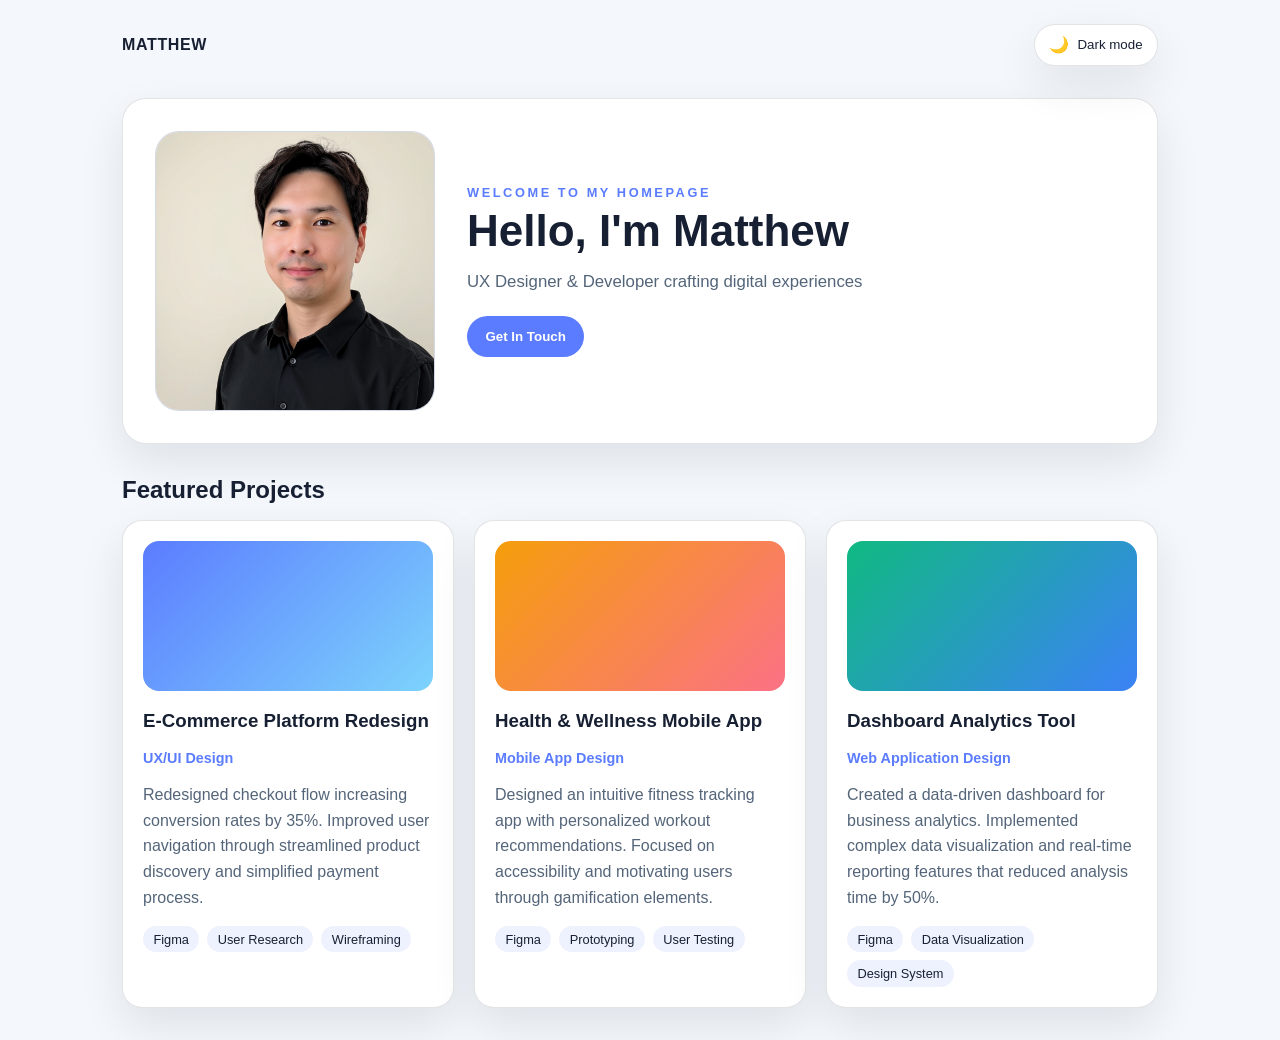
<file: index.html>
<!DOCTYPE html>
<html lang="en">
<head>
  <meta charset="UTF-8" />
  <meta name="viewport" content="width=device-width, initial-scale=1.0" />
  <title>My Homepage</title>
  <link rel="stylesheet" href="styles.css" />
</head>
<body>
  <header class="topbar">
    <a class="brand" href="index.html" aria-label="Home">Matthew</a>
    <button id="theme-toggle" class="theme-toggle" type="button" aria-label="Toggle dark mode" aria-pressed="false">
      <span class="theme-toggle__icon" aria-hidden="true">🌙</span>
      <span class="theme-toggle__label">Dark mode</span>
    </button>
  </header>

  <main class="container">
    <section class="hero">
      <img class="profile-photo" src="062-WVq9rEaHPx0.jpeg" alt="Photo of me" />
      <div class="hero-copy">
        <p class="eyebrow">Welcome to my homepage</p>
        <h1>Hello, I'm Matthew</h1>
        <p class="intro">UX Designer & Developer crafting digital experiences</p>
        <button type="button" class="contact-btn" onclick="window.location.href='about.html';">Get In Touch</button>
      </div>
    </section>

    <section class="projects">
      <h2>Featured Projects</h2>
      <div class="projects-grid">
        <div class="project-card">
          <div class="project-image project-1"></div>
          <h3>E-Commerce Platform Redesign</h3>
          <p class="project-type">UX/UI Design</p>
          <p class="project-description">Redesigned checkout flow increasing conversion rates by 35%. Improved user navigation through streamlined product discovery and simplified payment process.</p>
          <div class="project-tags">
            <span class="tag">Figma</span>
            <span class="tag">User Research</span>
            <span class="tag">Wireframing</span>
          </div>
        </div>

        <div class="project-card">
          <div class="project-image project-2"></div>
          <h3>Health & Wellness Mobile App</h3>
          <p class="project-type">Mobile App Design</p>
          <p class="project-description">Designed an intuitive fitness tracking app with personalized workout recommendations. Focused on accessibility and motivating users through gamification elements.</p>
          <div class="project-tags">
            <span class="tag">Figma</span>
            <span class="tag">Prototyping</span>
            <span class="tag">User Testing</span>
          </div>
        </div>

        <div class="project-card">
          <div class="project-image project-3"></div>
          <h3>Dashboard Analytics Tool</h3>
          <p class="project-type">Web Application Design</p>
          <p class="project-description">Created a data-driven dashboard for business analytics. Implemented complex data visualization and real-time reporting features that reduced analysis time by 50%.</p>
          <div class="project-tags">
            <span class="tag">Figma</span>
            <span class="tag">Data Visualization</span>
            <span class="tag">Design System</span>
          </div>
        </div>
      </div>
    </section>
  </main>

  <script src="app.js"></script>
</body>
</html>
</file>
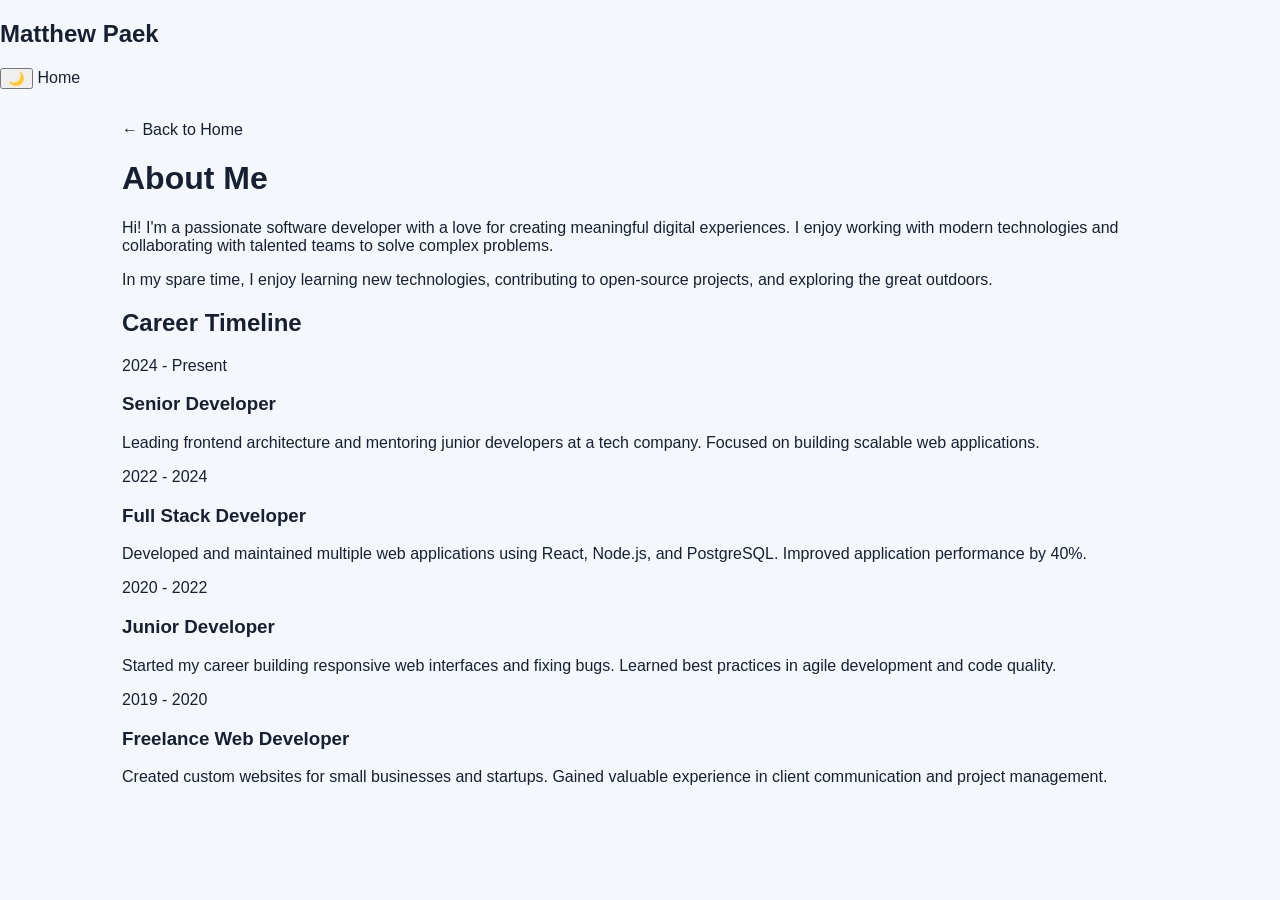
<file: about.html>
<!DOCTYPE html>
<html lang="en">
<head>
  <meta charset="UTF-8" />
  <meta name="viewport" content="width=device-width, initial-scale=1.0" />
  <title>About Me</title>
  <link rel="stylesheet" href="styles.css" />
</head>
<body>
  <nav class="navbar">
    <div class="nav-container">
      <h2 class="logo">Matthew Paek</h2>
      <div class="nav-right">
        <button class="dark-mode-toggle" id="darkModeToggle" aria-label="Toggle dark mode">
          <span class="toggle-icon">🌙</span>
        </button>
        <a href="index.html" class="nav-link">Home</a>
      </div>
    </div>
  </nav>

  <main class="container">
    <a href="index.html" class="back-link">← Back to Home</a>
    
    <h1>About Me</h1>
    
    <section class="about-intro">
      <p>
        Hi! I'm a passionate software developer with a love for creating meaningful digital experiences. 
        I enjoy working with modern technologies and collaborating with talented teams to solve complex problems.
      </p>
      <p>
        In my spare time, I enjoy learning new technologies, contributing to open-source projects, and exploring the great outdoors.
      </p>
    </section>

    <h2>Career Timeline</h2>
    <div class="timeline">
      <div class="timeline-item">
        <div class="timeline-date">2024 - Present</div>
        <div class="timeline-content">
          <h3>Senior Developer</h3>
          <p>Leading frontend architecture and mentoring junior developers at a tech company. Focused on building scalable web applications.</p>
        </div>
      </div>

      <div class="timeline-item">
        <div class="timeline-date">2022 - 2024</div>
        <div class="timeline-content">
          <h3>Full Stack Developer</h3>
          <p>Developed and maintained multiple web applications using React, Node.js, and PostgreSQL. Improved application performance by 40%.</p>
        </div>
      </div>

      <div class="timeline-item">
        <div class="timeline-date">2020 - 2022</div>
        <div class="timeline-content">
          <h3>Junior Developer</h3>
          <p>Started my career building responsive web interfaces and fixing bugs. Learned best practices in agile development and code quality.</p>
        </div>
      </div>

      <div class="timeline-item">
        <div class="timeline-date">2019 - 2020</div>
        <div class="timeline-content">
          <h3>Freelance Web Developer</h3>
          <p>Created custom websites for small businesses and startups. Gained valuable experience in client communication and project management.</p>
        </div>
      </div>
    </div>
  </main>

  <script src="app.js"></script>
</body>
</html>
</file>
<file: styles.css>
:root {
  color-scheme: light;
  --bg: #f4f7fb;
  --surface: #ffffff;
  --surface-2: #eef2ff;
  --text: #172033;
  --muted: #54657a;
  --accent: #5b7cff;
  --border: rgba(23, 32, 51, 0.12);
  --shadow: 0 18px 45px rgba(15, 23, 42, 0.09);
}

body.dark {
  color-scheme: dark;
  --bg: #081220;
  --surface: #101c2e;
  --surface-2: #17253a;
  --text: #f7fafc;
  --muted: #cbd5e1;
  --accent: #8ca7ff;
  --border: rgba(255, 255, 255, 0.12);
  --shadow: 0 18px 45px rgba(0, 0, 0, 0.35);
}

* {
  box-sizing: border-box;
}

html {
  background: var(--bg);
}

body {
  margin: 0;
  font-family: Inter, "Segoe UI", Roboto, Arial, sans-serif;
  background: var(--bg);
  color: var(--text);
  transition: background-color 0.2s ease, color 0.2s ease;
}

a {
  color: inherit;
  text-decoration: none;
}

.topbar {
  max-width: 1100px;
  margin: 0 auto;
  padding: 1.5rem 2rem 0;
  display: flex;
  justify-content: space-between;
  align-items: center;
}

.brand {
  font-weight: 700;
  letter-spacing: 0.04em;
  text-transform: uppercase;
}

.theme-toggle {
  display: inline-flex;
  align-items: center;
  gap: 0.5rem;
  border: 1px solid var(--border);
  background: var(--surface);
  color: var(--text);
  padding: 0.65rem 0.9rem;
  border-radius: 999px;
  cursor: pointer;
  box-shadow: var(--shadow);
}

.theme-toggle:hover {
  transform: translateY(-1px);
}

.theme-toggle__icon {
  font-size: 1rem;
}

.container {
  max-width: 1100px;
  margin: 0 auto;
  padding: 2rem;
}

.hero {
  display: grid;
  grid-template-columns: 280px 1fr;
  gap: 2rem;
  align-items: center;
  background: var(--surface);
  padding: 2rem;
  border: 1px solid var(--border);
  border-radius: 24px;
  box-shadow: var(--shadow);
  margin-bottom: 2rem;
}

.profile-photo {
  width: 100%;
  max-width: 280px;
  height: 280px;
  object-fit: cover;
  border-radius: 24px;
  border: 1px solid var(--border);
  background: var(--surface-2);
}

.hero-copy h1 {
  margin: 0 0 0.75rem;
  font-size: clamp(2rem, 3.5vw, 2.75rem);
}

.eyebrow {
  text-transform: uppercase;
  letter-spacing: 0.2em;
  font-size: 0.8rem;
  font-weight: 700;
  color: var(--accent);
  margin: 0 0 0.35rem;
}

.intro {
  margin: 0 0 1.25rem;
  max-width: 600px;
  color: var(--muted);
  font-size: 1.05rem;
  line-height: 1.7;
}

.contact-btn {
  border: 0;
  border-radius: 999px;
  padding: 0.8rem 1.15rem;
  background: var(--accent);
  color: white;
  font-weight: 600;
  cursor: pointer;
}

.projects {
  margin-top: 2rem;
}

.projects h2 {
  margin-bottom: 1rem;
  font-size: 1.5rem;
}

.projects-grid {
  display: grid;
  grid-template-columns: repeat(3, minmax(0, 1fr));
  gap: 1.25rem;
}

.project-card {
  background: var(--surface);
  border: 1px solid var(--border);
  border-radius: 20px;
  padding: 1.25rem;
  box-shadow: var(--shadow);
}

.project-image {
  height: 150px;
  border-radius: 16px;
  margin-bottom: 1rem;
}

.project-1 {
  background: linear-gradient(135deg, #5b7cff, #7dd3fc);
}

.project-2 {
  background: linear-gradient(135deg, #f59e0b, #fb7185);
}

.project-3 {
  background: linear-gradient(135deg, #10b981, #3b82f6);
}

.project-type {
  font-size: 0.9rem;
  font-weight: 600;
  color: var(--accent);
  margin: 0.25rem 0 0.5rem;
}

.project-description {
  color: var(--muted);
  line-height: 1.6;
}

.project-tags {
  display: flex;
  flex-wrap: wrap;
  gap: 0.5rem;
  margin-top: 1rem;
}

.tag {
  display: inline-block;
  border-radius: 999px;
  padding: 0.35rem 0.65rem;
  background: var(--surface-2);
  color: var(--text);
  font-size: 0.8rem;
}

@media (max-width: 900px) {
  .hero {
    grid-template-columns: 1fr;
  }

  .projects-grid {
    grid-template-columns: 1fr;
  }
}
</file>
